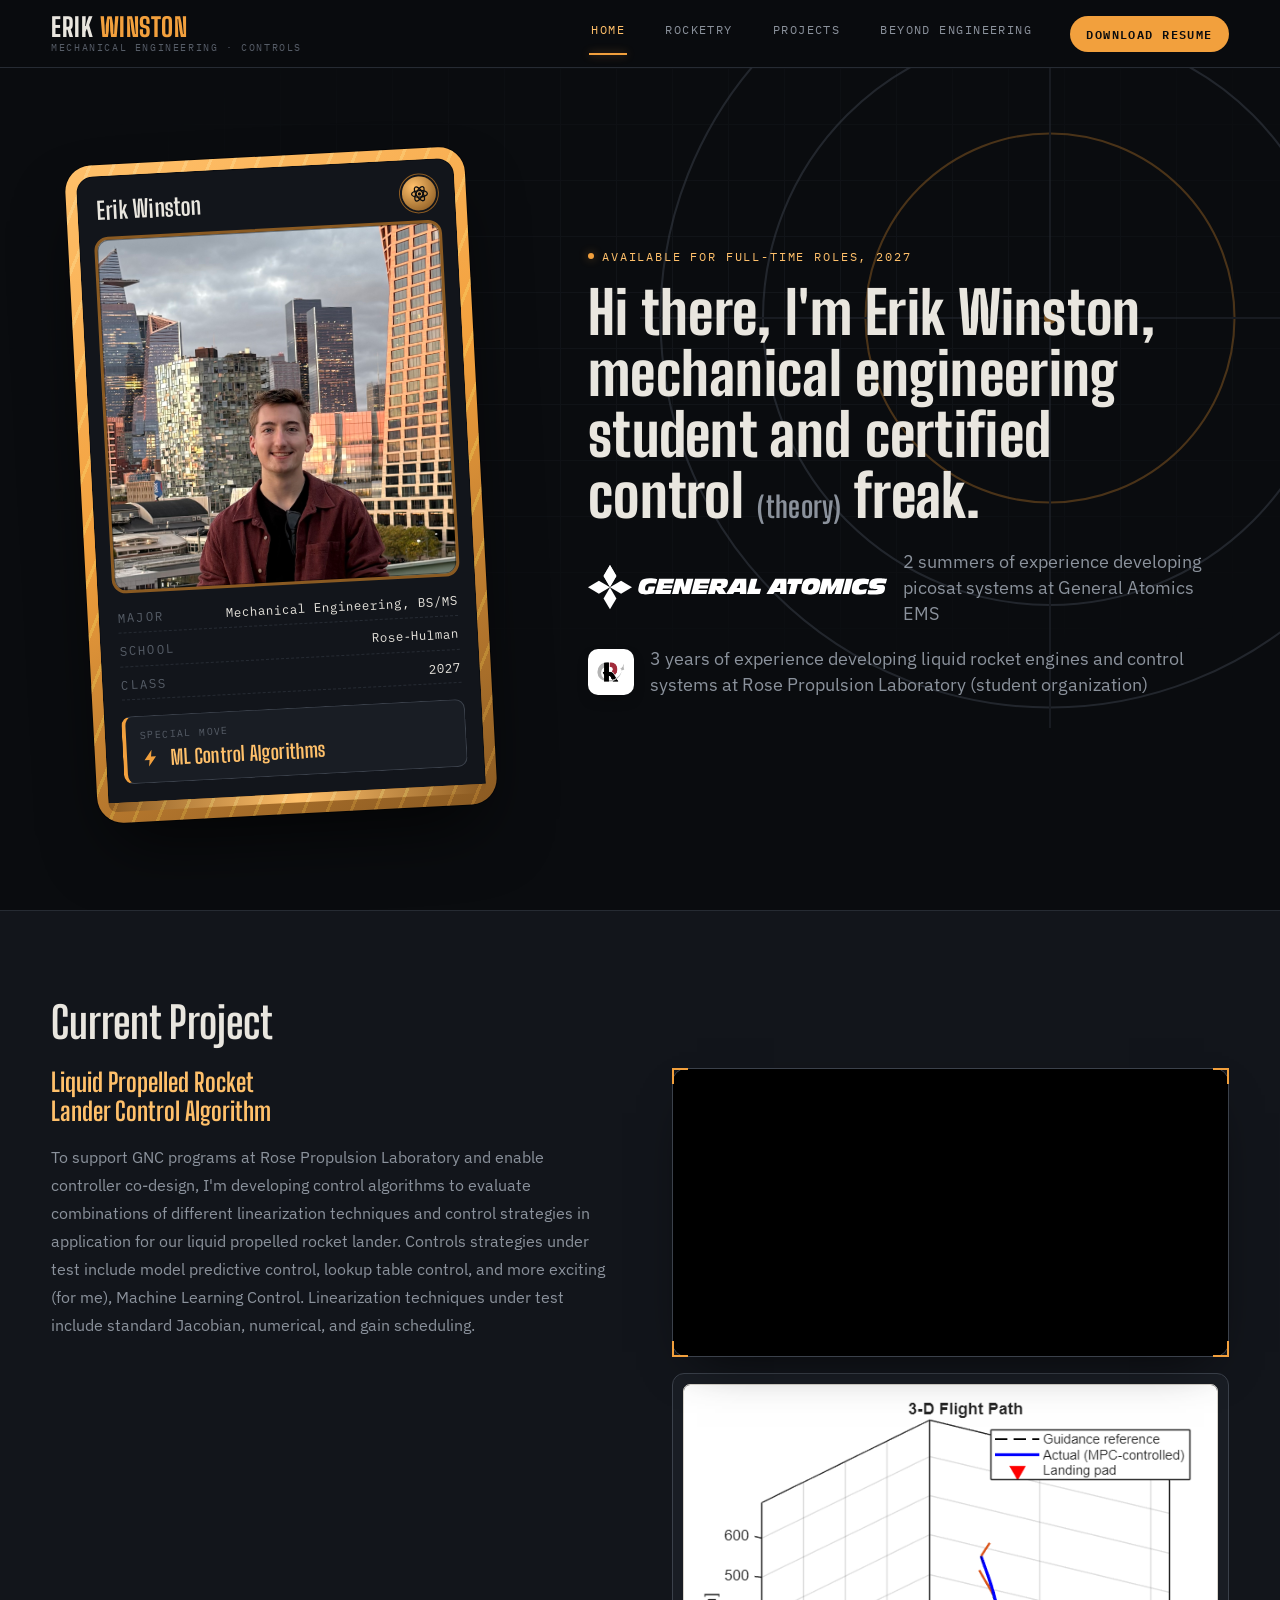
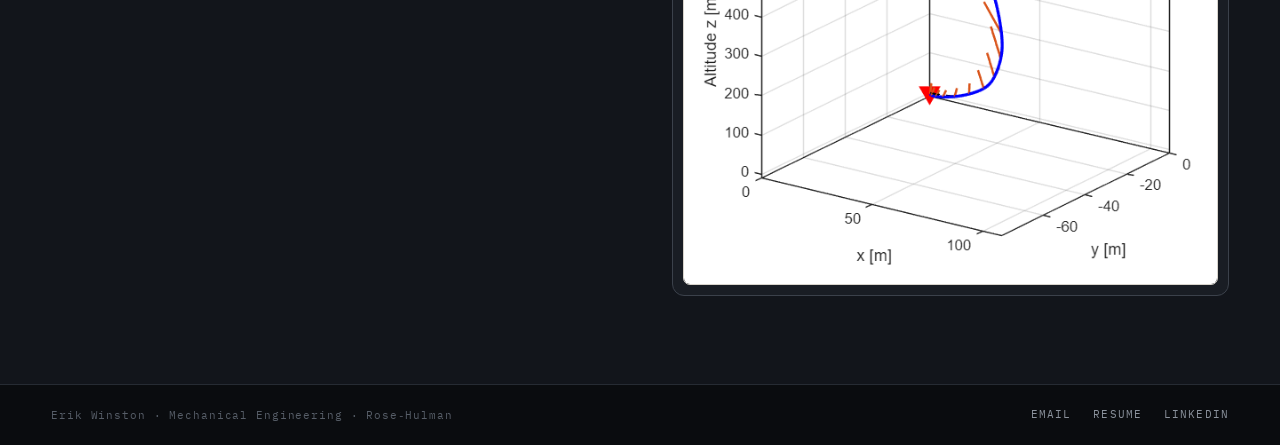
<file: index.html>
<!DOCTYPE html>
<html lang="en">
<head>
<meta charset="UTF-8">
<meta name="viewport" content="width=device-width, initial-scale=1.0">
<title>Erik Winston &mdash; Mechanical Engineering</title>
<meta name="description" content="Erik Winston: mechanical engineering student building control systems for liquid rocket engines at Rose Propulsion Laboratory.">
<link rel="preconnect" href="https://fonts.googleapis.com">
<link rel="preconnect" href="https://fonts.gstatic.com" crossorigin>
<link href="https://fonts.googleapis.com/css2?family=Big+Shoulders+Display:wght@500;700;800;900&family=IBM+Plex+Sans:wght@400;500;600&family=IBM+Plex+Mono:wght@400;500&display=swap" rel="stylesheet">
<link rel="stylesheet" href="css/style.css">
</head>
<body>

<header class="site-header">
  <div class="logotype">
    <span class="name">ERIK <em>WINSTON</em></span>
    <span class="tag">Mechanical Engineering &middot; Controls</span>
  </div>
  <button class="nav-toggle" aria-label="Toggle navigation" aria-expanded="false"><span></span></button>
  <nav class="site-nav">
    <a href="index.html" class="active">Home</a>
    <a href="rocketry.html">Rocketry</a>
    <a href="projects.html">Projects</a>
    <a href="beyond-engineering.html">Beyond Engineering</a>
    <a class="nav-resume-btn" href="assets/resume/Erik-Winston-Resume.pdf" download>Download Resume</a>
  </nav>
</header>

<section class="hero">
  <div class="grid-field"></div>
  <div class="reticle" aria-hidden="true">
    <svg viewBox="0 0 400 400" fill="none">
      <circle cx="200" cy="200" r="190" stroke="var(--border-strong)" stroke-width="1"/>
      <circle cx="200" cy="200" r="140" stroke="var(--border-strong)" stroke-width="1"/>
      <circle cx="200" cy="200" r="90" stroke="var(--accent-dim)" stroke-width="1"/>
      <line x1="200" y1="0" x2="200" y2="400" stroke="var(--border)" stroke-width="1"/>
      <line x1="0" y1="200" x2="400" y2="200" stroke="var(--border)" stroke-width="1"/>
      <circle cx="200" cy="200" r="3" fill="var(--accent)"/>
    </svg>
  </div>

  <div class="card-wrap">
    <div class="id-card">
      <div class="id-card-inner">
        <div class="id-card-head">
          <span class="id-name">Erik Winston</span>
          <span class="id-type-icon" aria-hidden="true">
            <svg viewBox="0 0 24 24" fill="none">
              <ellipse cx="12" cy="12" rx="10" ry="4.2" stroke="var(--bg)" stroke-width="1.6"/>
              <ellipse cx="12" cy="12" rx="10" ry="4.2" stroke="var(--bg)" stroke-width="1.6" transform="rotate(60 12 12)"/>
              <ellipse cx="12" cy="12" rx="10" ry="4.2" stroke="var(--bg)" stroke-width="1.6" transform="rotate(120 12 12)"/>
              <circle cx="12" cy="12" r="2.1" fill="var(--bg)"/>
            </svg>
          </span>
        </div>
        <div class="id-photo" role="img" aria-label="Erik Winston" style="background-image:url('assets/home/pokemon-image.jpeg');"></div>
        <div class="id-stats">
          <div class="id-stat-row"><span class="k">MAJOR</span><span class="v">Mechanical Engineering, BS/MS</span></div>
          <div class="id-stat-row"><span class="k">SCHOOL</span><span class="v">Rose&#8209;Hulman</span></div>
          <div class="id-stat-row"><span class="k">CLASS</span><span class="v">2027</span></div>
        </div>
        <div class="id-move">
          <div class="move-label">SPECIAL MOVE</div>
          <div class="move-name-row">
            <svg class="move-icon" viewBox="0 0 24 24" fill="currentColor" aria-hidden="true">
              <path d="M13 2 L4 14h6l-1 8 9-12h-6z"/>
            </svg>
            <span class="move-name">ML Control Algorithms</span>
          </div>
        </div>
      </div>
      <div class="id-card-foot"></div>
    </div>
  </div>

  <div class="hero-copy">
    <span class="eyebrow"><span class="dot"></span>Available for full-time roles, 2027</span>
    <h1>Hi there, I'm Erik Winston, mechanical engineering student and certified control <span class="small">(theory)</span> freak.</h1>
    <ul class="credential-list">
      <li>
        <span class="credential-logo">
          <img src="assets/home/general-atomics-logo.svg" alt="General Atomics logo">
        </span>
        <span class="credential-text">2 summers of experience developing picosat systems at General Atomics EMS</span>
      </li>
      <li>
        <span class="credential-logo badge">
          <img src="assets/home/rose-propulsion-laboratory-logo.jpg" alt="Rose Propulsion Laboratory logo">
        </span>
        <span class="credential-text">3 years of experience developing liquid rocket engines and control systems at Rose Propulsion Laboratory (student organization)</span>
      </li>
    </ul>
  </div>
</section>

<section class="panel" id="current-project">
  <h2 class="section-title">Current Project</h2>
  <div class="split">
    <div>
      <h3 class="project-title">Liquid Propelled Rocket Lander Control Algorithm</h3>
      <div class="body-copy">
        <p>To support GNC programs at Rose Propulsion Laboratory and enable controller co-design, I'm developing control algorithms to evaluate combinations of different linearization techniques and control strategies in application for our liquid propelled rocket lander. Controls strategies under test include model predictive control, lookup table control, and more exciting (for me), Machine Learning Control. Linearization techniques under test include standard Jacobian, numerical, and gain scheduling.</p>
      </div>
    </div>
    <div class="split-media">
      <div class="viewport">
        <span class="corner tl"></span><span class="corner tr"></span><span class="corner bl"></span><span class="corner br"></span>
        <video autoplay muted loop playsinline>
          <source src="assets/projects/rocket-control-video.mp4" type="video/mp4">
        </video>
      </div>
      <div class="chart-panel">
        <div class="screen"><img src="assets/projects/rocket-flight-path.png" alt="3-D flight path plot: guidance reference vs. MPC-controlled actual trajectory to landing pad"></div>
      </div>
    </div>
  </div>
</section>

<footer class="site-footer">
  <span class="footer-id">Erik Winston &middot; Mechanical Engineering &middot; Rose&#8209;Hulman</span>
  <div class="footer-links">
    <a href="mailto:winstoe@rose-hulman.edu">Email</a>
    <a href="assets/resume/Erik-Winston-Resume.pdf" download>Resume</a>
    <a href="https://www.linkedin.com/in/erik-winston-2a38412b8/" target="_blank" rel="noopener">LinkedIn</a>
  </div>
</footer>

<script src="js/main.js"></script>
</body>
</html>
</file>
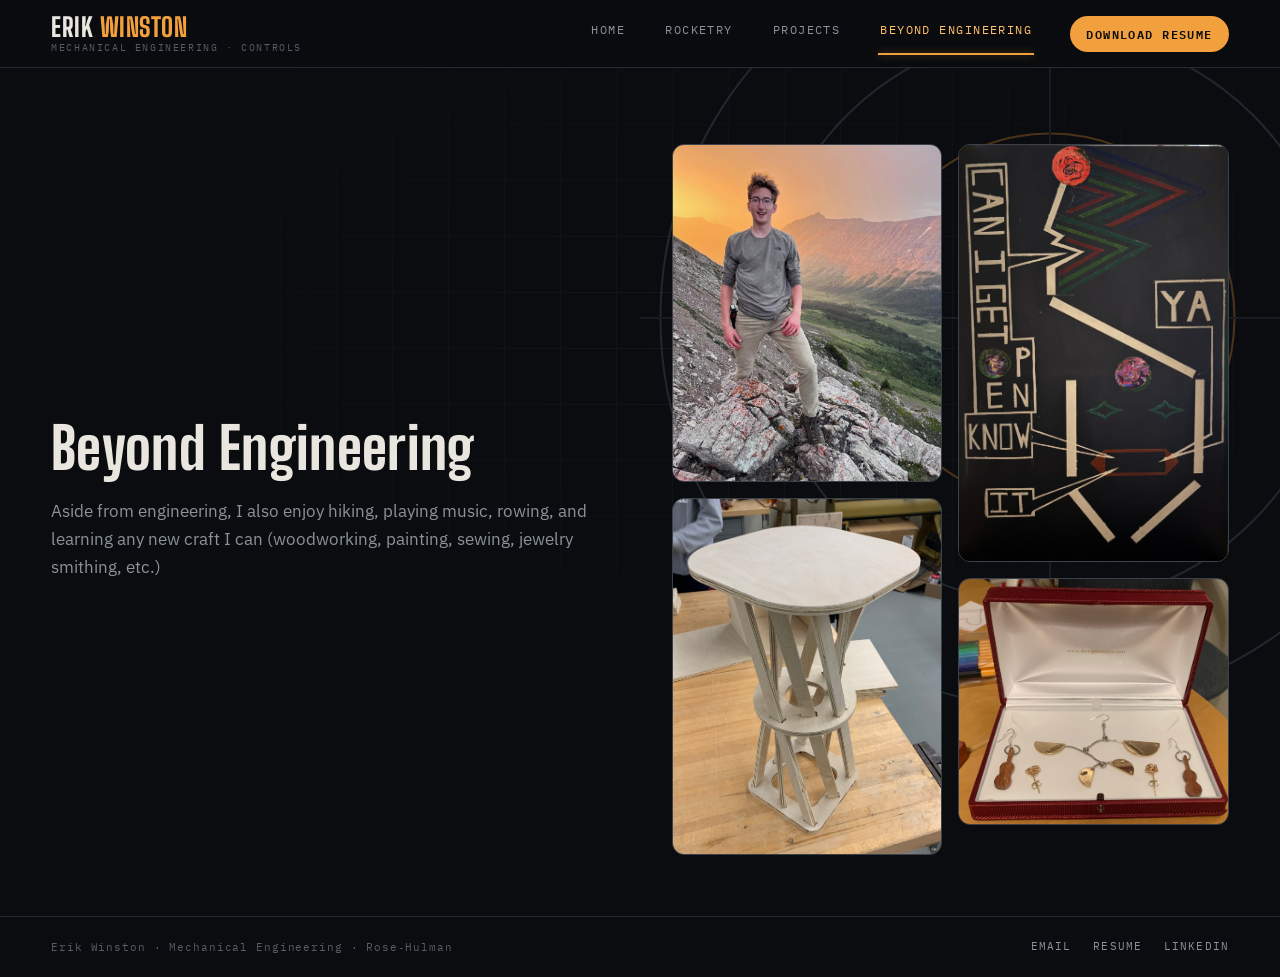
<file: beyond-engineering.html>
<!DOCTYPE html>
<html lang="en">
<head>
<meta charset="UTF-8">
<meta name="viewport" content="width=device-width, initial-scale=1.0">
<title>Beyond Engineering &mdash; Erik Winston</title>
<meta name="description" content="Outside of engineering, Erik Winston hikes, plays music, rows, and picks up new crafts: woodworking, painting, sewing, and jewelry smithing.">
<link rel="preconnect" href="https://fonts.googleapis.com">
<link rel="preconnect" href="https://fonts.gstatic.com" crossorigin>
<link href="https://fonts.googleapis.com/css2?family=Big+Shoulders+Display:wght@500;700;800;900&family=IBM+Plex+Sans:wght@400;500;600&family=IBM+Plex+Mono:wght@400;500&display=swap" rel="stylesheet">
<link rel="stylesheet" href="css/style.css">
</head>
<body>

<header class="site-header">
  <div class="logotype">
    <span class="name">ERIK <em>WINSTON</em></span>
    <span class="tag">Mechanical Engineering &middot; Controls</span>
  </div>
  <button class="nav-toggle" aria-label="Toggle navigation" aria-expanded="false"><span></span></button>
  <nav class="site-nav">
    <a href="index.html">Home</a>
    <a href="rocketry.html">Rocketry</a>
    <a href="projects.html">Projects</a>
    <a href="beyond-engineering.html" class="active">Beyond Engineering</a>
    <a class="nav-resume-btn" href="assets/resume/Erik-Winston-Resume.pdf" download>Download Resume</a>
  </nav>
</header>

<section class="page-hero">
  <div class="grid-field"></div>
  <div class="reticle" aria-hidden="true">
    <svg viewBox="0 0 400 400" fill="none">
      <circle cx="200" cy="200" r="190" stroke="var(--border-strong)" stroke-width="1"/>
      <circle cx="200" cy="200" r="140" stroke="var(--border-strong)" stroke-width="1"/>
      <circle cx="200" cy="200" r="90" stroke="var(--accent-dim)" stroke-width="1"/>
      <line x1="200" y1="0" x2="200" y2="400" stroke="var(--border)" stroke-width="1"/>
      <line x1="0" y1="200" x2="400" y2="200" stroke="var(--border)" stroke-width="1"/>
      <circle cx="200" cy="200" r="3" fill="var(--accent)"/>
    </svg>
  </div>
  <div class="page-hero-inner" style="max-width:none;">
    <div class="split" style="align-items:center;">
      <div>
        <h1>Beyond Engineering</h1>
        <p class="lede">Aside from engineering, I also enjoy hiking, playing music, rowing, and learning any new craft I can (woodworking, painting, sewing, jewelry smithing, etc.)</p>
      </div>
      <div class="masonry">
        <img src="assets/beyond-engineering/hiking.jpg" alt="Erik Winston hiking">
        <img src="assets/beyond-engineering/woodworking.jpeg" alt="A woodworking project made by Erik Winston">
        <img src="assets/beyond-engineering/painting.jpeg" alt="A painting made by Erik Winston">
        <img src="assets/beyond-engineering/jewelry-making.jpeg" alt="Jewelry made by Erik Winston">
      </div>
    </div>
  </div>
</section>

<footer class="site-footer">
  <span class="footer-id">Erik Winston &middot; Mechanical Engineering &middot; Rose&#8209;Hulman</span>
  <div class="footer-links">
    <a href="mailto:winstoe@rose-hulman.edu">Email</a>
    <a href="assets/resume/Erik-Winston-Resume.pdf" download>Resume</a>
    <a href="https://www.linkedin.com/in/erik-winston-2a38412b8/" target="_blank" rel="noopener">LinkedIn</a>
  </div>
</footer>

<script src="js/main.js"></script>
</body>
</html>
</file>
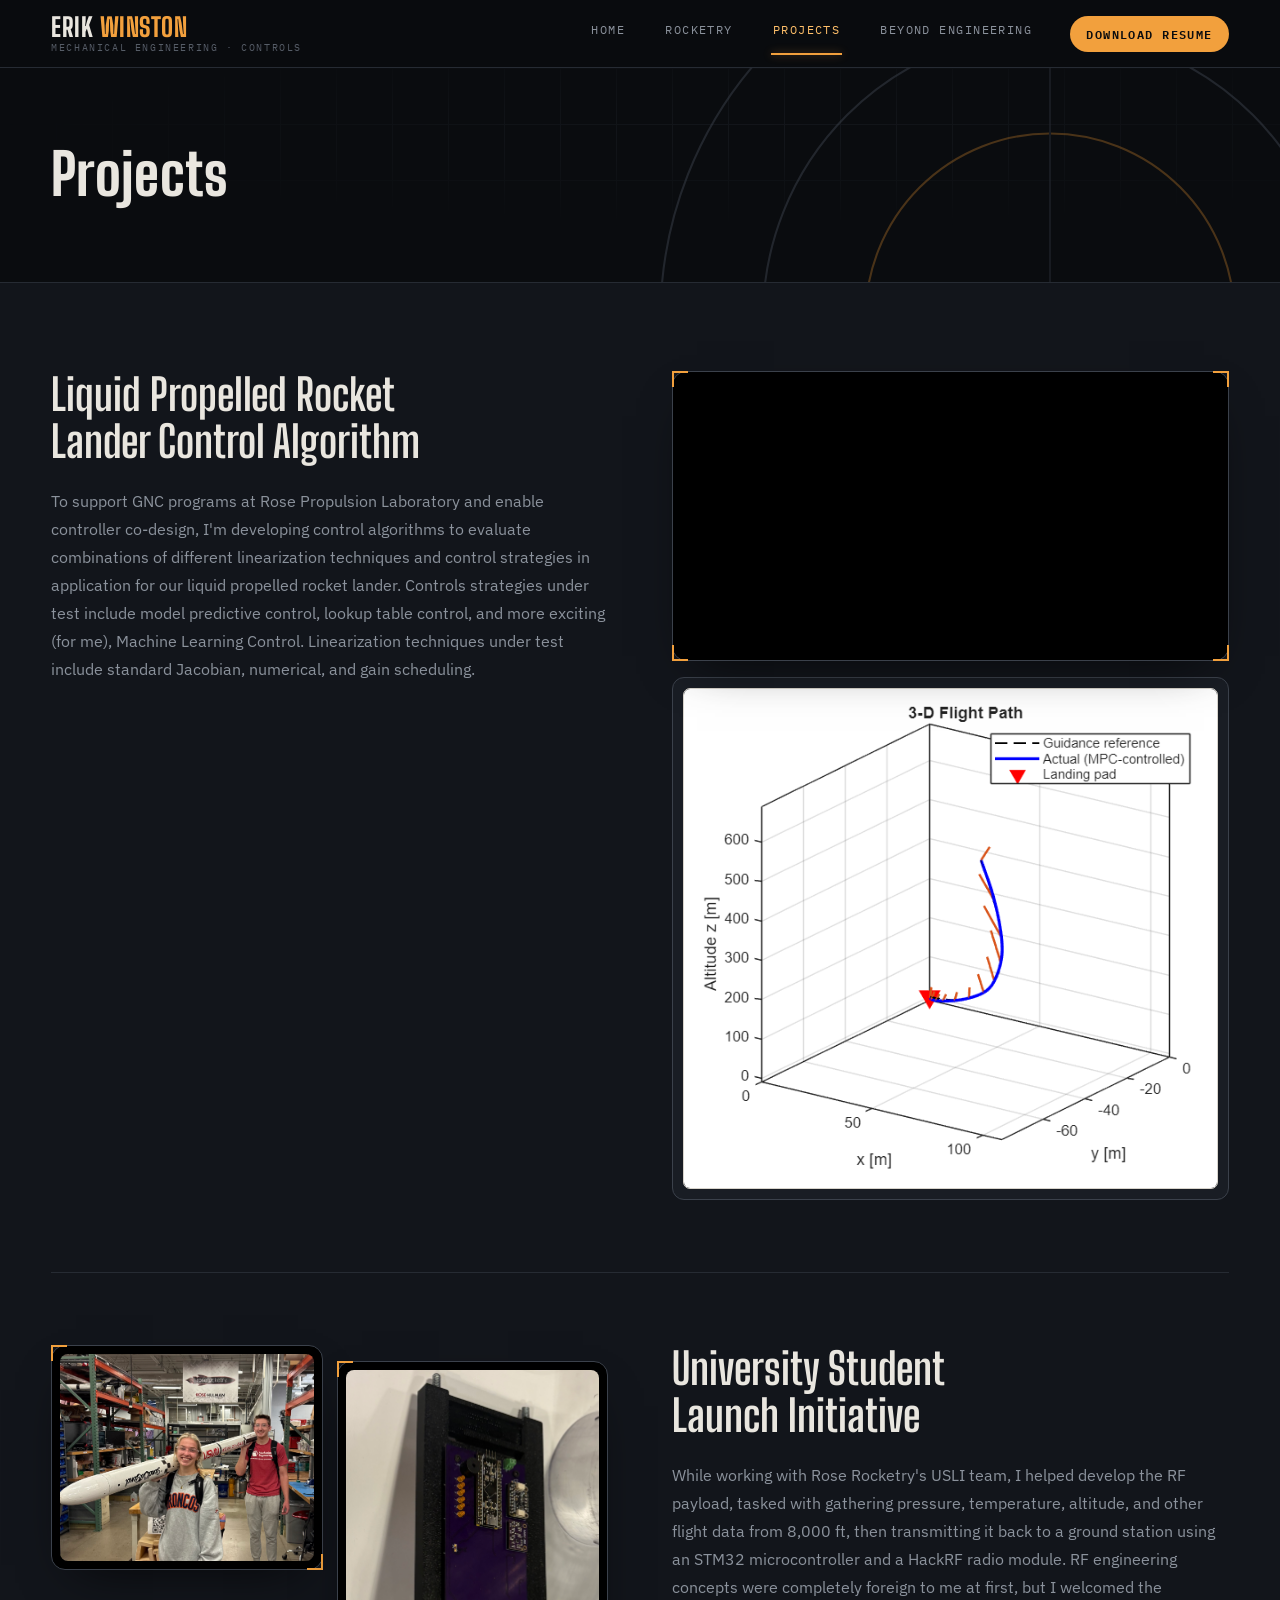
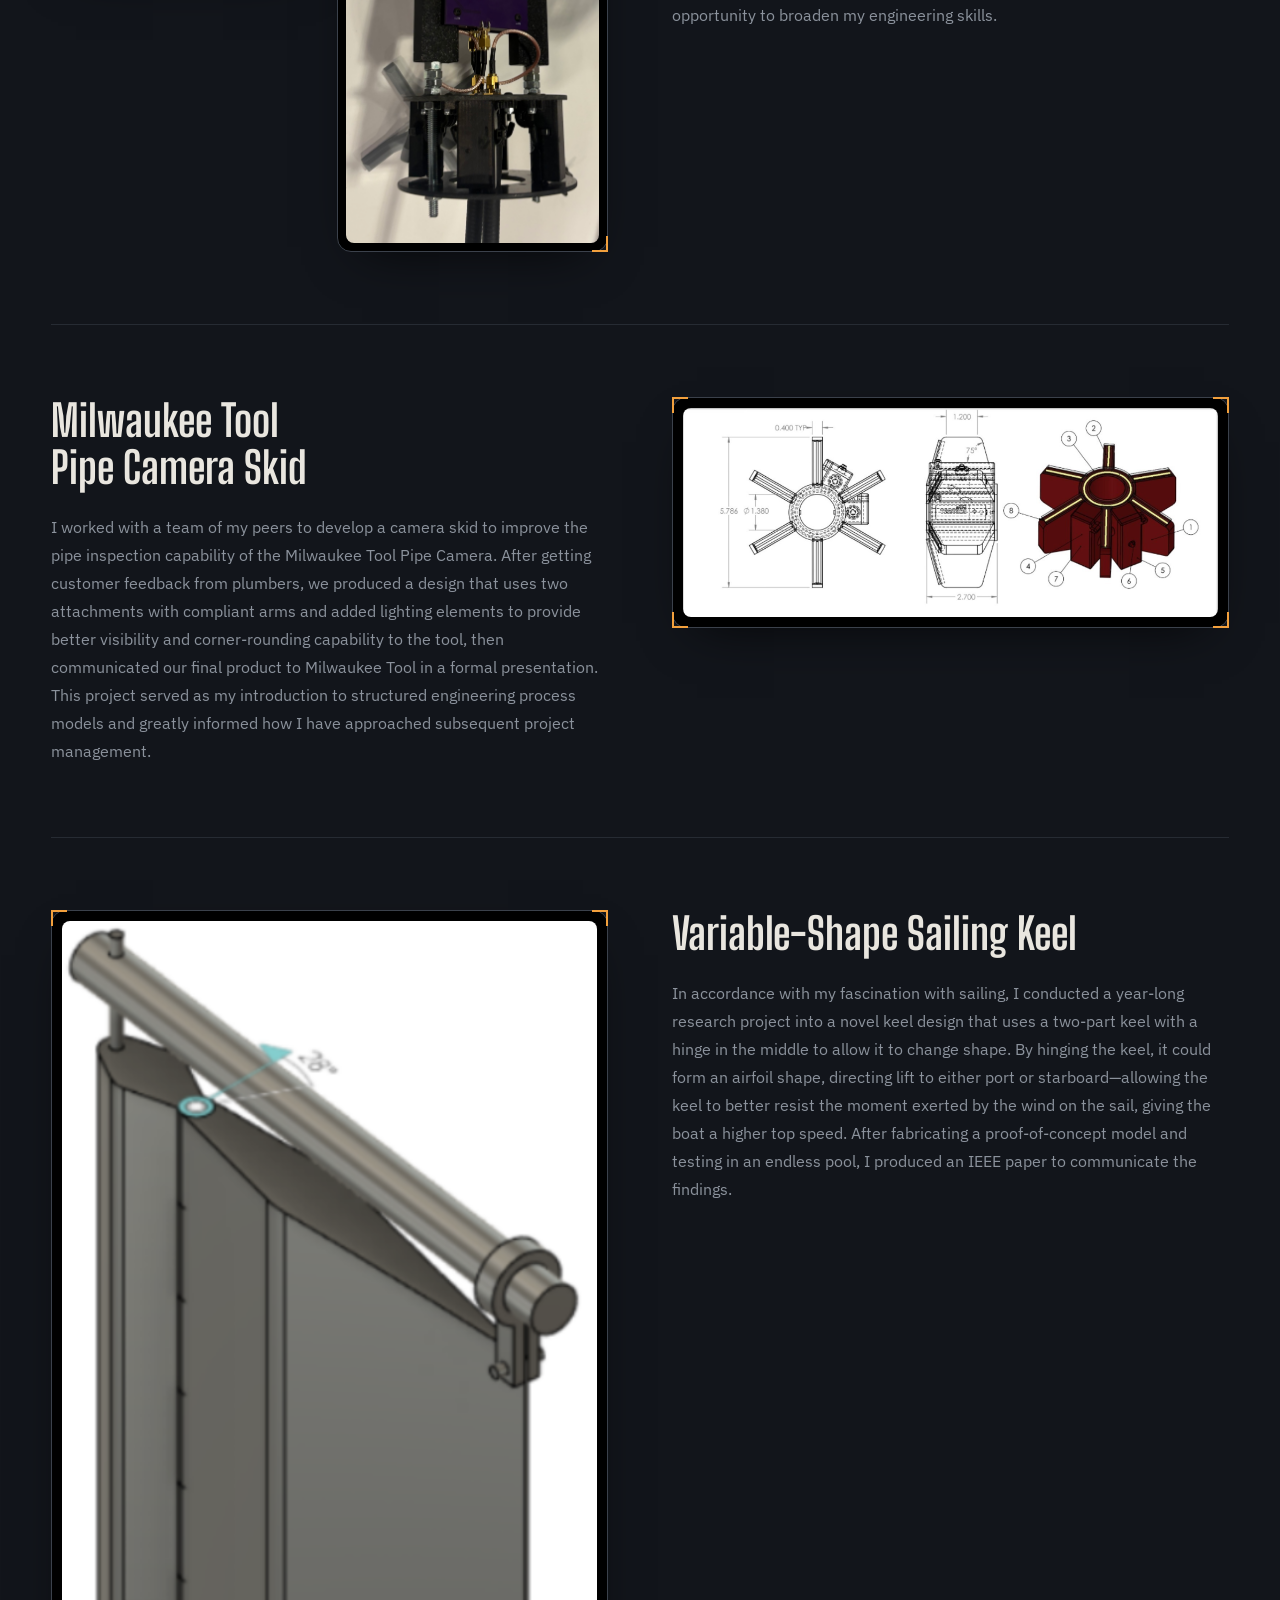
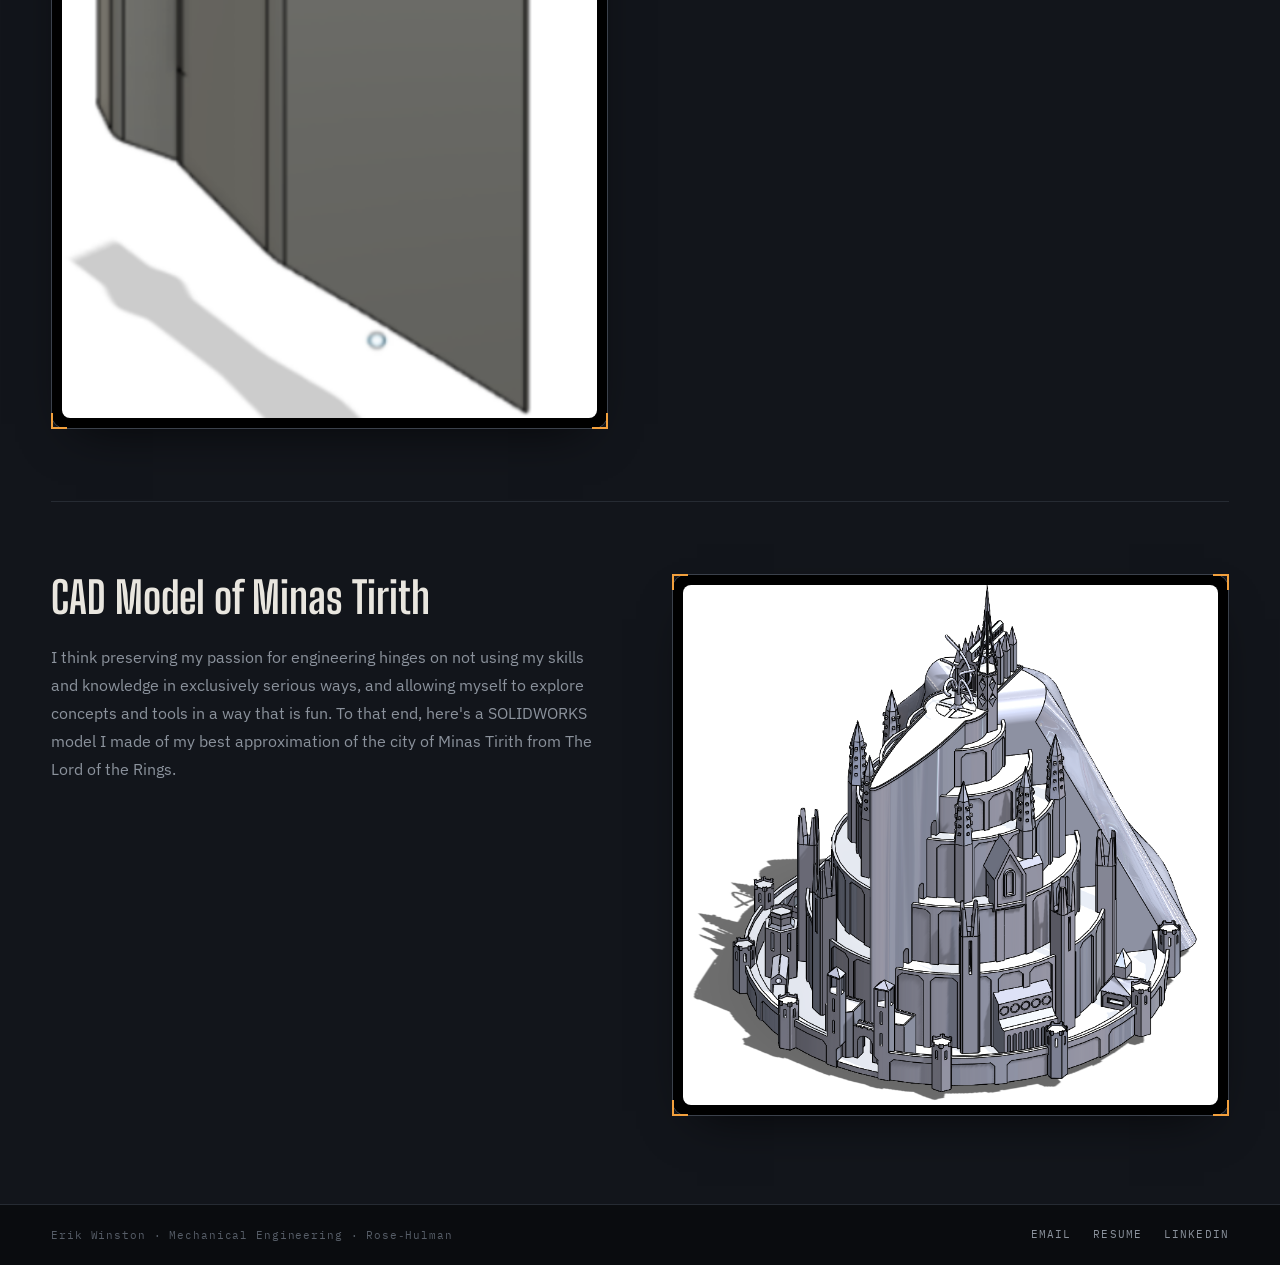
<file: projects.html>
<!DOCTYPE html>
<html lang="en">
<head>
<meta charset="UTF-8">
<meta name="viewport" content="width=device-width, initial-scale=1.0">
<title>Projects &mdash; Erik Winston</title>
<meta name="description" content="Personal and team engineering projects by Erik Winston: rocket control algorithms, RF payloads, pipe inspection tools, sailing keel research, and CAD.">
<link rel="preconnect" href="https://fonts.googleapis.com">
<link rel="preconnect" href="https://fonts.gstatic.com" crossorigin>
<link href="https://fonts.googleapis.com/css2?family=Big+Shoulders+Display:wght@500;700;800;900&family=IBM+Plex+Sans:wght@400;500;600&family=IBM+Plex+Mono:wght@400;500&display=swap" rel="stylesheet">
<link rel="stylesheet" href="css/style.css">
<style>
  .split-media .viewport + .viewport{margin-top:16px;}
  .media-pair{display:grid;grid-template-columns:1fr 1fr;gap:14px;align-items:start;}
  .media-pair .viewport{padding:8px;}
</style>
</head>
<body>

<header class="site-header">
  <div class="logotype">
    <span class="name">ERIK <em>WINSTON</em></span>
    <span class="tag">Mechanical Engineering &middot; Controls</span>
  </div>
  <button class="nav-toggle" aria-label="Toggle navigation" aria-expanded="false"><span></span></button>
  <nav class="site-nav">
    <a href="index.html">Home</a>
    <a href="rocketry.html">Rocketry</a>
    <a href="projects.html" class="active">Projects</a>
    <a href="beyond-engineering.html">Beyond Engineering</a>
    <a class="nav-resume-btn" href="assets/resume/Erik-Winston-Resume.pdf" download>Download Resume</a>
  </nav>
</header>

<section class="page-hero">
  <div class="grid-field"></div>
  <div class="reticle" aria-hidden="true">
    <svg viewBox="0 0 400 400" fill="none">
      <circle cx="200" cy="200" r="190" stroke="var(--border-strong)" stroke-width="1"/>
      <circle cx="200" cy="200" r="140" stroke="var(--border-strong)" stroke-width="1"/>
      <circle cx="200" cy="200" r="90" stroke="var(--accent-dim)" stroke-width="1"/>
      <line x1="200" y1="0" x2="200" y2="400" stroke="var(--border)" stroke-width="1"/>
      <line x1="0" y1="200" x2="400" y2="200" stroke="var(--border)" stroke-width="1"/>
      <circle cx="200" cy="200" r="3" fill="var(--accent)"/>
    </svg>
  </div>
  <div class="page-hero-inner">
    <h1>Projects</h1>
  </div>
</section>

<section class="panel">

  <article class="project-entry" id="lander">
    <div class="split">
      <div>
        <h2 class="section-title">Liquid Propelled Rocket Lander Control Algorithm</h2>
        <div class="body-copy">
          <p>To support GNC programs at Rose Propulsion Laboratory and enable controller co-design, I'm developing control algorithms to evaluate combinations of different linearization techniques and control strategies in application for our liquid propelled rocket lander. Controls strategies under test include model predictive control, lookup table control, and more exciting (for me), Machine Learning Control. Linearization techniques under test include standard Jacobian, numerical, and gain scheduling.</p>
        </div>
      </div>
      <div class="split-media">
        <div class="viewport">
          <span class="corner tl"></span><span class="corner tr"></span><span class="corner bl"></span><span class="corner br"></span>
          <video autoplay muted loop playsinline>
            <source src="assets/projects/rocket-control-video.mp4" type="video/mp4">
          </video>
        </div>
        <div class="chart-panel">
          <div class="screen"><img src="assets/projects/rocket-flight-path.png" alt="3-D flight path plot: guidance reference vs. MPC-controlled actual trajectory to landing pad"></div>
        </div>
      </div>
    </div>
  </article>

  <article class="project-entry" id="usli">
    <div class="split reverse">
      <div class="split-media">
        <div class="media-pair">
          <div class="viewport">
            <span class="corner tl"></span><span class="corner br"></span>
            <img src="assets/projects/usli-photo-1.jpeg" alt="University Student Launch Initiative rocket photo 1">
          </div>
          <div class="viewport">
            <span class="corner tl"></span><span class="corner br"></span>
            <img src="assets/projects/usli-photo-2.jpeg" alt="University Student Launch Initiative rocket photo 2">
          </div>
        </div>
      </div>
      <div>
        <h2 class="section-title">University Student Launch Initiative</h2>
        <div class="body-copy">
          <p>While working with Rose Rocketry's USLI team, I helped develop the RF payload, tasked with gathering pressure, temperature, altitude, and other flight data from 8,000&nbsp;ft, then transmitting it back to a ground station using an STM32 microcontroller and a HackRF radio module. RF engineering concepts were completely foreign to me at first, but I welcomed the opportunity to broaden my engineering skills.</p>
        </div>
      </div>
    </div>
  </article>

  <article class="project-entry" id="pipe-camera">
    <div class="split">
      <div>
        <h2 class="section-title">Milwaukee Tool Pipe Camera Skid</h2>
        <div class="body-copy">
          <p>I worked with a team of my peers to develop a camera skid to improve the pipe inspection capability of the Milwaukee Tool Pipe Camera. After getting customer feedback from plumbers, we produced a design that uses two attachments with compliant arms and added lighting elements to provide better visibility and corner&#8209;rounding capability to the tool, then communicated our final product to Milwaukee Tool in a formal presentation. This project served as my introduction to structured engineering process models and greatly informed how I have approached subsequent project management.</p>
        </div>
      </div>
      <div class="split-media">
        <div class="viewport">
          <span class="corner tl"></span><span class="corner tr"></span><span class="corner bl"></span><span class="corner br"></span>
          <img src="assets/projects/milwaukee-pipe-camera.png" alt="Milwaukee Tool Pipe Camera skid design">
        </div>
      </div>
    </div>
  </article>

  <article class="project-entry" id="sailing-keel">
    <div class="split reverse">
      <div class="split-media">
        <div class="viewport">
          <span class="corner tl"></span><span class="corner tr"></span><span class="corner bl"></span><span class="corner br"></span>
          <img src="assets/projects/sailing-keel.png" alt="Variable-shape sailing keel research diagram">
        </div>
      </div>
      <div>
        <h2 class="section-title">Variable&#8209;Shape Sailing Keel</h2>
        <div class="body-copy">
          <p>In accordance with my fascination with sailing, I conducted a year&#8209;long research project into a novel keel design that uses a two&#8209;part keel with a hinge in the middle to allow it to change shape. By hinging the keel, it could form an airfoil shape, directing lift to either port or starboard&mdash;allowing the keel to better resist the moment exerted by the wind on the sail, giving the boat a higher top speed. After fabricating a proof&#8209;of&#8209;concept model and testing in an endless pool, I produced an IEEE paper to communicate the findings.</p>
        </div>
      </div>
    </div>
  </article>

  <article class="project-entry" id="minas-tirith">
    <div class="split">
      <div>
        <h2 class="section-title">CAD Model of Minas Tirith</h2>
        <div class="body-copy">
          <p>I think preserving my passion for engineering hinges on not using my skills and knowledge in exclusively serious ways, and allowing myself to explore concepts and tools in a way that is fun. To that end, here's a SOLIDWORKS model I made of my best approximation of the city of Minas Tirith from The Lord of the Rings.</p>
        </div>
      </div>
      <div class="split-media">
        <div class="viewport">
          <span class="corner tl"></span><span class="corner tr"></span><span class="corner bl"></span><span class="corner br"></span>
          <img src="assets/projects/minas-tirith-cad.png" alt="SOLIDWORKS CAD model of Minas Tirith from The Lord of the Rings">
        </div>
      </div>
    </div>
  </article>

</section>

<footer class="site-footer">
  <span class="footer-id">Erik Winston &middot; Mechanical Engineering &middot; Rose&#8209;Hulman</span>
  <div class="footer-links">
    <a href="mailto:winstoe@rose-hulman.edu">Email</a>
    <a href="assets/resume/Erik-Winston-Resume.pdf" download>Resume</a>
    <a href="https://www.linkedin.com/in/erik-winston-2a38412b8/" target="_blank" rel="noopener">LinkedIn</a>
  </div>
</footer>

<script src="js/main.js"></script>
</body>
</html>
</file>
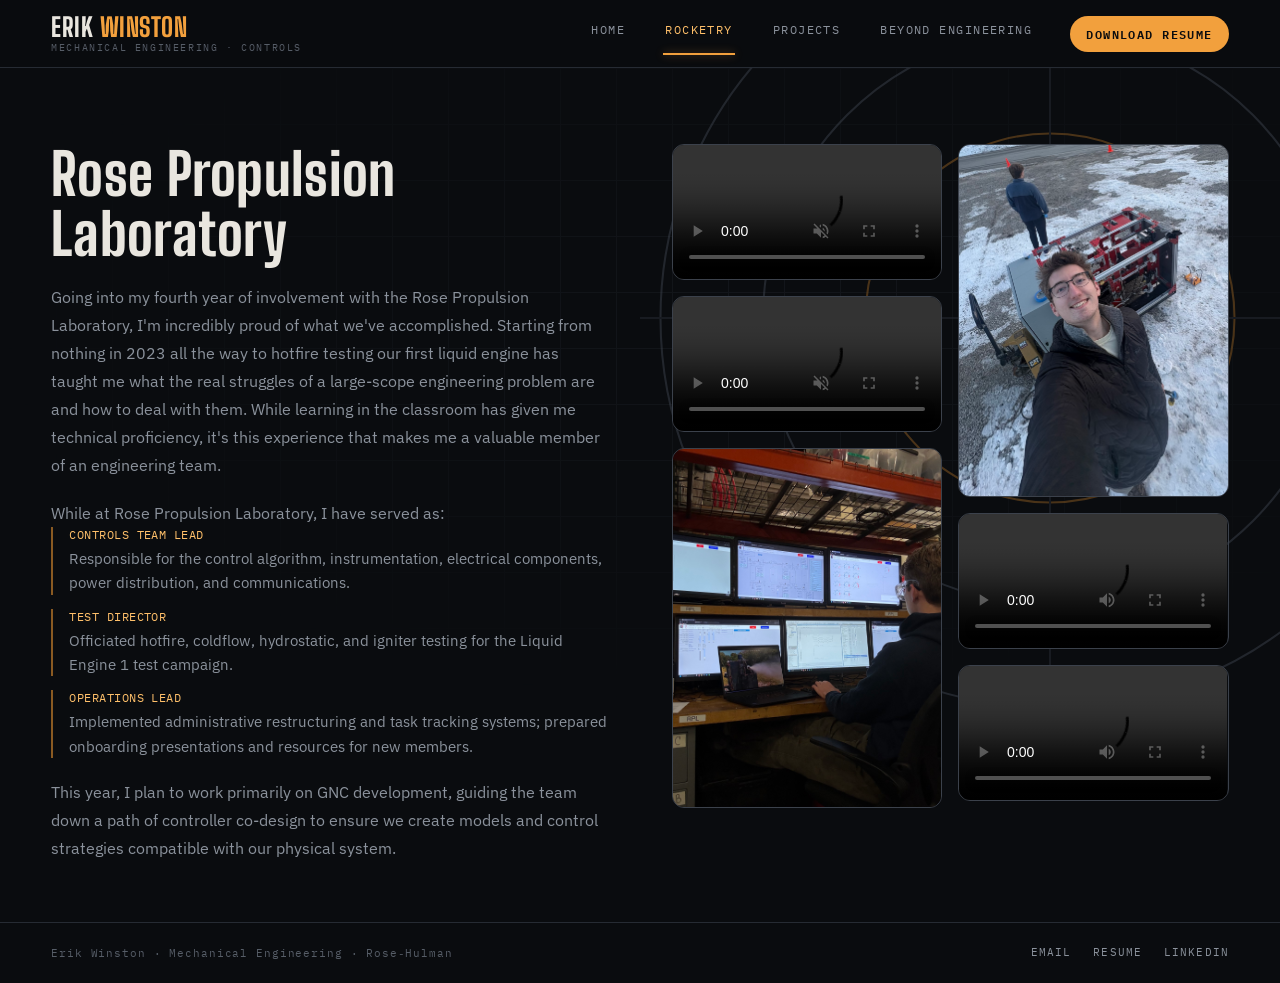
<file: rocketry.html>
<!DOCTYPE html>
<html lang="en">
<head>
<meta charset="UTF-8">
<meta name="viewport" content="width=device-width, initial-scale=1.0">
<title>Rocketry &mdash; Erik Winston</title>
<meta name="description" content="Erik Winston's work with Rose Propulsion Laboratory: controls team lead, test director, and GNC development on a liquid rocket engine program.">
<link rel="preconnect" href="https://fonts.googleapis.com">
<link rel="preconnect" href="https://fonts.gstatic.com" crossorigin>
<link href="https://fonts.googleapis.com/css2?family=Big+Shoulders+Display:wght@500;700;800;900&family=IBM+Plex+Sans:wght@400;500;600&family=IBM+Plex+Mono:wght@400;500&display=swap" rel="stylesheet">
<link rel="stylesheet" href="css/style.css">
</head>
<body>

<header class="site-header">
  <div class="logotype">
    <span class="name">ERIK <em>WINSTON</em></span>
    <span class="tag">Mechanical Engineering &middot; Controls</span>
  </div>
  <button class="nav-toggle" aria-label="Toggle navigation" aria-expanded="false"><span></span></button>
  <nav class="site-nav">
    <a href="index.html">Home</a>
    <a href="rocketry.html" class="active">Rocketry</a>
    <a href="projects.html">Projects</a>
    <a href="beyond-engineering.html">Beyond Engineering</a>
    <a class="nav-resume-btn" href="assets/resume/Erik-Winston-Resume.pdf" download>Download Resume</a>
  </nav>
</header>

<section class="page-hero">
  <div class="grid-field"></div>
  <div class="reticle" aria-hidden="true">
    <svg viewBox="0 0 400 400" fill="none">
      <circle cx="200" cy="200" r="190" stroke="var(--border-strong)" stroke-width="1"/>
      <circle cx="200" cy="200" r="140" stroke="var(--border-strong)" stroke-width="1"/>
      <circle cx="200" cy="200" r="90" stroke="var(--accent-dim)" stroke-width="1"/>
      <line x1="200" y1="0" x2="200" y2="400" stroke="var(--border)" stroke-width="1"/>
      <line x1="0" y1="200" x2="400" y2="200" stroke="var(--border)" stroke-width="1"/>
      <circle cx="200" cy="200" r="3" fill="var(--accent)"/>
    </svg>
  </div>
  <div class="page-hero-inner" style="max-width:none;">
    <div class="split">
      <div>
        <h1>Rose Propulsion Laboratory</h1>
        <div class="body-copy">
          <p>Going into my fourth year of involvement with the Rose Propulsion Laboratory, I'm incredibly proud of what we've accomplished. Starting from nothing in 2023 all the way to hotfire testing our first liquid engine has taught me what the real struggles of a large&#8209;scope engineering problem are and how to deal with them. While learning in the classroom has given me technical proficiency, it's this experience that makes me a valuable member of an engineering team.</p>
          <p>While at Rose Propulsion Laboratory, I have served as:</p>
        </div>
        <ul class="role-list">
          <li>
            <span class="role-title">Controls Team Lead</span>
            <span class="role-desc">Responsible for the control algorithm, instrumentation, electrical components, power distribution, and communications.</span>
          </li>
          <li>
            <span class="role-title">Test Director</span>
            <span class="role-desc">Officiated hotfire, coldflow, hydrostatic, and igniter testing for the Liquid Engine 1 test campaign.</span>
          </li>
          <li>
            <span class="role-title">Operations Lead</span>
            <span class="role-desc">Implemented administrative restructuring and task tracking systems; prepared onboarding presentations and resources for new members.</span>
          </li>
        </ul>
        <div class="body-copy">
          <p>This year, I plan to work primarily on GNC development, guiding the team down a path of controller co&#8209;design to ensure we create models and control strategies compatible with our physical system.</p>
        </div>
      </div>
      <div class="masonry">
        <video src="assets/rocketry/video-1.mov" controls autoplay muted loop playsinline></video>
        <video src="assets/rocketry/video-2.mov" controls autoplay muted loop playsinline></video>
        <img src="assets/rocketry/photo-1.jpeg" alt="Rose Propulsion Laboratory rocketry team photo">
        <img src="assets/rocketry/photo-2.jpeg" alt="Rose Propulsion Laboratory rocketry team photo">
        <video src="assets/rocketry/video-3.mov" controls preload="metadata" playsinline></video>
        <video src="assets/rocketry/video-4.mov" controls preload="metadata" playsinline></video>
      </div>
    </div>
  </div>
</section>

<footer class="site-footer">
  <span class="footer-id">Erik Winston &middot; Mechanical Engineering &middot; Rose&#8209;Hulman</span>
  <div class="footer-links">
    <a href="mailto:winstoe@rose-hulman.edu">Email</a>
    <a href="assets/resume/Erik-Winston-Resume.pdf" download>Resume</a>
    <a href="https://www.linkedin.com/in/erik-winston-2a38412b8/" target="_blank" rel="noopener">LinkedIn</a>
  </div>
</footer>

<script src="js/main.js"></script>
</body>
</html>
</file>
<file: css/style.css>
/* ============================================================
   Erik Winston — portfolio site
   Design language: mission-control / instrument-panel dark UI
   ============================================================ */

:root{
  --bg:#0a0c0f;
  --surface:#12151b;
  --surface-2:#191d24;
  --border:#262b33;
  --border-strong:#3b414b;
  --text:#e9e6df;
  --text-dim:#8b929c;
  --text-faint:#565d67;
  --accent:#f2a03d;
  --accent-strong:#ffc06a;
  --accent-dim:#8a5a22;
  --accent-wash:rgba(242,160,61,.12);
  --accent-glow:rgba(242,160,61,.45);
  --font-display:'Big Shoulders Display', 'Arial Narrow', sans-serif;
  --font-body:'IBM Plex Sans', system-ui, sans-serif;
  --font-mono:'IBM Plex Mono', ui-monospace, 'Courier New', monospace;
  --header-h:73px;
}

*{box-sizing:border-box;}
html{background:var(--bg);scroll-behavior:smooth;scroll-padding-top:calc(var(--header-h) + 16px);}
body{
  margin:0;
  background:var(--bg);
  color:var(--text);
  font-family:var(--font-body);
  -webkit-font-smoothing:antialiased;
  overflow-x:hidden;
}
img,video{max-width:100%;display:block;}
::selection{background:var(--accent-wash);color:var(--accent-strong);}
a{color:inherit;text-decoration:none;}

.container{
  max-width:1280px;
  margin:0 auto;
  padding-left:clamp(20px,4vw,56px);
  padding-right:clamp(20px,4vw,56px);
}

.grid-field{
  position:absolute;
  inset:0;
  background-image:
    linear-gradient(var(--border) 1px, transparent 1px),
    linear-gradient(90deg, var(--border) 1px, transparent 1px);
  background-size:56px 56px;
  opacity:.35;
  mask-image:radial-gradient(ellipse 80% 60% at 60% 30%, black 0%, transparent 75%);
  pointer-events:none;
}

.reticle{
  position:absolute;
  right:-180px;
  top:-160px;
  width:820px;
  height:820px;
  pointer-events:none;
  opacity:.5;
}
.reticle svg{width:100%;height:100%;}

@keyframes pulse{0%,100%{opacity:1;}50%{opacity:.35;}}
@keyframes bob{0%,100%{transform:translateY(0);}50%{transform:translateY(5px);}}

/* ---------- header / nav ---------- */
header.site-header{
  position:sticky;
  top:0;
  z-index:40;
  display:flex;
  align-items:center;
  justify-content:space-between;
  padding:14px clamp(20px,4vw,56px);
  background:rgba(10,12,15,.82);
  backdrop-filter:blur(10px);
  border-bottom:1px solid var(--border);
}
.logotype{display:flex;flex-direction:column;line-height:1;}
.logotype .name{
  font-family:var(--font-display);
  font-weight:800;
  font-size:26px;
  letter-spacing:.02em;
  color:var(--text);
}
.logotype .name em{font-style:normal;color:var(--accent);}
.logotype .tag{
  margin-top:3px;
  font-family:var(--font-mono);
  font-size:10px;
  letter-spacing:.16em;
  color:var(--text-faint);
  text-transform:uppercase;
}
nav.site-nav{display:flex;gap:clamp(18px,3vw,36px);}
nav.site-nav a{
  position:relative;
  font-family:var(--font-mono);
  font-size:12px;
  letter-spacing:.12em;
  text-transform:uppercase;
  color:var(--text-dim);
  padding:6px 2px;
  transition:color .2s ease;
}
nav.site-nav a:hover{color:var(--text);}
nav.site-nav a.active{color:var(--accent-strong);}
nav.site-nav a.active::after{
  content:"";
  position:absolute;
  left:0;right:0;bottom:-3px;
  height:2px;
  background:var(--accent);
  box-shadow:0 0 8px var(--accent-glow);
}
nav.site-nav .nav-resume-btn{
  color:var(--bg);
  background:var(--accent);
  padding:8px 16px;
  border-radius:100px;
  font-weight:600;
  transition:background .2s ease, transform .2s ease;
}
nav.site-nav .nav-resume-btn:hover{background:var(--accent-strong);color:var(--bg);transform:translateY(-1px);}

.nav-toggle{
  display:none;
  width:36px;height:36px;
  border:1px solid var(--border-strong);
  border-radius:8px;
  background:var(--surface);
  position:relative;
  cursor:pointer;
}
.nav-toggle span,.nav-toggle span::before,.nav-toggle span::after{
  content:"";
  position:absolute;
  left:8px;right:8px;
  height:2px;
  background:var(--text);
  transition:transform .2s ease, opacity .2s ease;
}
.nav-toggle span{top:17px;}
.nav-toggle span::before{top:-6px;}
.nav-toggle span::after{top:6px;}
.nav-toggle[aria-expanded="true"] span{background:transparent;}
.nav-toggle[aria-expanded="true"] span::before{transform:translateY(6px) rotate(45deg);}
.nav-toggle[aria-expanded="true"] span::after{transform:translateY(-6px) rotate(-45deg);}

/* ---------- page hero (sub-pages) ---------- */
.page-hero{
  position:relative;
  padding:clamp(48px,7vw,76px) clamp(20px,4vw,56px) clamp(40px,6vw,60px);
  overflow:hidden;
}
.page-hero-inner{position:relative;z-index:2;max-width:900px;}
.eyebrow{
  display:inline-flex;
  align-items:center;
  gap:8px;
  font-family:var(--font-mono);
  font-size:11.5px;
  letter-spacing:.16em;
  color:var(--accent-strong);
  text-transform:uppercase;
  margin-bottom:18px;
}
.eyebrow .dot{
  width:6px;height:6px;border-radius:50%;
  background:var(--accent);
  box-shadow:0 0 10px var(--accent-glow);
  animation:pulse 2.4s ease-in-out infinite;
}
.page-hero h1{
  font-family:var(--font-display);
  font-weight:800;
  font-size:clamp(2.2rem,4.6vw,3.6rem);
  line-height:1.05;
  letter-spacing:.005em;
  margin:0 0 18px;
  text-wrap:balance;
  max-width:18ch;
}
.page-hero .lede{
  font-family:var(--font-body);
  font-size:clamp(1rem,1.3vw,1.1rem);
  line-height:1.7;
  color:var(--text-dim);
  max-width:64ch;
  margin:0;
}

/* ---------- home hero ---------- */
.hero{
  position:relative;
  padding:clamp(48px,7vw,88px) clamp(20px,4vw,56px) clamp(64px,8vw,96px);
  display:grid;
  grid-template-columns:minmax(320px,460px) 1fr;
  gap:clamp(32px,6vw,80px);
  align-items:center;
  overflow:hidden;
}

/* ---------- trading card ---------- */
.card-wrap{position:relative;z-index:2;justify-self:center;}
.id-card{
  position:relative;
  width:400px;
  border-radius:26px;
  padding:11px;
  background:linear-gradient(155deg, var(--accent-strong) 0%, var(--accent) 45%, var(--accent-dim) 100%);
  box-shadow:0 35px 70px -20px rgba(0,0,0,.75), 0 0 0 1px rgba(0,0,0,.5);
  transform:rotate(-3deg);
  transition:transform .4s ease;
}
.id-card:hover{transform:rotate(0deg) scale(1.02);}
.id-card::before{
  content:"";
  position:absolute;
  inset:0;
  border-radius:inherit;
  background:repeating-linear-gradient(115deg, rgba(255,255,255,.35) 0 3px, transparent 3px 22px);
  mix-blend-mode:overlay;
  opacity:.6;
  pointer-events:none;
}
.id-card-inner{position:relative;background:var(--surface);border-radius:17px 17px 0 0;overflow:hidden;display:flex;flex-direction:column;border:1px solid rgba(0,0,0,.35);border-bottom:none;}
.id-card-head{display:flex;align-items:center;justify-content:space-between;padding:16px 18px 10px;}
.id-card-head .id-name{font-family:var(--font-display);font-weight:700;font-size:24px;letter-spacing:.01em;}
.id-type-icon{
  flex:none;width:34px;height:34px;border-radius:50%;
  background:radial-gradient(circle at 35% 30%, var(--accent-strong), var(--accent-dim) 90%);
  box-shadow:0 0 0 2px var(--surface), 0 0 0 3px var(--accent-dim);
  display:flex;align-items:center;justify-content:center;
}
.id-type-icon svg{width:19px;height:19px;}
.id-photo{
  position:relative;margin:0 14px;border-radius:14px;overflow:hidden;
  aspect-ratio:4/4.1;border:3px solid var(--accent-dim);
  box-shadow:inset 0 0 0 1px rgba(0,0,0,.4);
  background-color:#000;
  background-repeat:no-repeat;
  background-size:110% auto;
  background-position:41% 3%;
}
.id-stats{padding:16px 18px 8px;display:flex;flex-direction:column;gap:9px;}
.id-stat-row{display:flex;justify-content:space-between;gap:10px;font-family:var(--font-mono);font-size:12.5px;border-bottom:1px dashed var(--border);padding-bottom:7px;}
.id-stat-row .k{color:var(--text-faint);letter-spacing:.1em;}
.id-stat-row .v{color:var(--text);text-align:right;}
.id-move{margin:8px 16px 18px;background:var(--surface-2);border:1px solid var(--border-strong);border-left:4px solid var(--accent);border-radius:10px;padding:12px 14px;}
.id-move .move-label{font-family:var(--font-mono);font-size:10px;letter-spacing:.14em;color:var(--text-faint);}
.id-move .move-name-row{display:flex;align-items:center;gap:9px;margin-top:5px;}
.id-move .move-icon{flex:none;width:20px;height:20px;color:var(--accent);}
.id-move .move-name{font-family:var(--font-display);font-weight:700;font-size:20px;color:var(--accent-strong);letter-spacing:.01em;}
.id-card-foot{height:9px;border-radius:0 0 15px 15px;background:linear-gradient(90deg, var(--accent-dim), var(--accent-strong), var(--accent-dim));}

/* ---------- hero copy ---------- */
.hero-copy{position:relative;z-index:2;}
h1{margin:0;}
.hero-copy h1{
  font-family:var(--font-display);
  font-weight:800;
  font-size:clamp(2.3rem, 4.6vw, 4rem);
  line-height:1.04;
  letter-spacing:.005em;
  margin:0 0 22px;
  text-wrap:balance;
  max-width:23ch;
}
.hero-copy h1 .small{font-size:.5em;font-weight:700;color:var(--text-dim);}

.credential-list{
  list-style:none;
  margin:0 0 28px;
  padding:0;
  display:flex;
  flex-direction:column;
  gap:18px;
}
.credential-list li{display:flex;align-items:center;gap:16px;}
.credential-logo{
  flex:none;
  height:46px;
  display:flex;align-items:center;justify-content:flex-start;
}
.credential-logo img{height:100%;width:auto;display:block;}
.credential-logo.badge{
  aspect-ratio:1;
  box-sizing:border-box;
  background:#fff;
  border-radius:10px;
  padding:6px;
  box-shadow:0 6px 16px -8px rgba(0,0,0,.6);
}
.credential-logo.badge img{width:100%;height:100%;object-fit:contain;}
.credential-text{
  font-family:var(--font-body);
  font-size:clamp(1rem,1.4vw,1.1rem);
  line-height:1.5;
  color:var(--text-dim);
}
.credential-text b{color:var(--text);font-weight:600;}

/* ---------- generic section ---------- */
section.panel{
  position:relative;
  background:var(--surface);
  border-top:1px solid var(--border);
  padding:clamp(56px,7vw,88px) clamp(20px,4vw,56px);
}
section.panel.alt{background:var(--bg);}

h2.section-title{
  font-family:var(--font-display);font-weight:700;
  font-size:clamp(1.9rem,3.4vw,2.75rem);line-height:1.08;
  margin:0 0 22px;text-wrap:balance;max-width:22ch;
}
.project-title{
  font-family:var(--font-display);font-weight:700;
  font-size:clamp(1.3rem,2vw,1.7rem);line-height:1.15;
  margin:0 0 16px;text-wrap:balance;max-width:24ch;
  color:var(--accent-strong);
}
.body-copy{font-family:var(--font-body);font-size:1rem;line-height:1.75;color:var(--text-dim);max-width:62ch;}
.body-copy p{margin:0 0 20px;}
.body-copy p:last-child{margin-bottom:0;}
.body-copy strong{color:var(--text);font-weight:600;}

.role-list{list-style:none;margin:0 0 20px;padding:0;display:flex;flex-direction:column;gap:14px;}
.role-list li{
  border-left:2px solid var(--accent-dim);
  padding-left:16px;
}
.role-list .role-title{
  font-family:var(--font-mono);font-size:12px;letter-spacing:.04em;
  color:var(--accent-strong);text-transform:uppercase;margin-bottom:4px;display:block;
}
.role-list .role-desc{color:var(--text-dim);font-size:.95rem;line-height:1.6;}

/* ---------- viewport / framed media ---------- */
.viewport{
  position:relative;
  border-radius:14px;
  border:1px solid var(--border-strong);
  background:#000;
  padding:10px;
  box-shadow:0 20px 50px -25px rgba(0,0,0,.8);
}
.viewport video,.viewport img{width:100%;display:block;border-radius:8px;background:#000;}
.split-media > .viewport + .viewport{margin-top:16px;}
.corner{position:absolute;width:16px;height:16px;pointer-events:none;}
.corner::before,.corner::after{content:"";position:absolute;background:var(--accent);}
.corner::before{width:100%;height:2px;}
.corner::after{width:2px;height:100%;}
.corner.tl{top:-1px;left:-1px;}
.corner.tl::before,.corner.tl::after{top:0;left:0;}
.corner.tr{top:-1px;right:-1px;}
.corner.tr::before,.corner.tr::after{top:0;right:0;}
.corner.bl{bottom:-1px;left:-1px;}
.corner.bl::before,.corner.bl::after{bottom:0;left:0;}
.corner.br{bottom:-1px;right:-1px;}
.corner.br::before,.corner.br::after{bottom:0;right:0;}

.chart-panel{margin-top:16px;border-radius:12px;border:1px solid var(--border-strong);background:var(--surface-2);padding:10px;}
.chart-panel .screen{background:#f4f2ee;border-radius:7px;overflow:hidden;border:1px solid #d8d4cc;}
.chart-panel .screen img{width:100%;display:block;}

/* ---------- two-col layout ---------- */
.split{
  display:grid;grid-template-columns:1fr 1fr;
  gap:clamp(36px,5vw,64px);align-items:start;
}
.split.reverse .split-media{order:-1;}

/* ---------- project entries (projects page) ---------- */
.project-entry{
  padding:clamp(48px,6vw,72px) 0;
  border-bottom:1px solid var(--border);
}
.project-entry:last-child{border-bottom:none;padding-bottom:0;}
.project-entry:first-child{padding-top:0;}

/* ---------- masonry media (rocketry / beyond engineering / usli) ----------
   Photos are shown at their own aspect ratio, never cropped to match
   each other — CSS columns lay them out without forcing a shared height. */
.masonry{
  column-count:2;
  column-gap:16px;
}
.masonry img,.masonry video{
  width:100%;
  display:block;
  margin-bottom:16px;
  border-radius:12px;
  border:1px solid var(--border-strong);
  break-inside:avoid;
}
.masonry.single{column-count:1;}

/* ---------- footer ---------- */
footer.site-footer{
  border-top:1px solid var(--border);
  background:var(--bg);
  padding:22px clamp(20px,4vw,56px);
  display:flex;align-items:center;justify-content:space-between;flex-wrap:wrap;gap:12px;
}
.footer-id{font-family:var(--font-mono);font-size:11px;letter-spacing:.08em;color:var(--text-faint);}
.footer-links{display:flex;gap:22px;}
.footer-links a{
  font-family:var(--font-mono);font-size:11px;letter-spacing:.1em;text-transform:uppercase;
  color:var(--text-dim);position:relative;padding-bottom:2px;transition:color .2s ease;
}
.footer-links a:hover{color:var(--accent-strong);}
.footer-links a::after{
  content:"";position:absolute;left:0;right:100%;bottom:0;height:1px;background:var(--accent);
  transition:right .25s ease;
}
.footer-links a:hover::after{right:0;}

/* ---------- responsive ---------- */
@media (max-width: 880px){
  .hero{grid-template-columns:1fr;text-align:center;}
  .card-wrap{order:2;}
  .hero-copy{order:1;}
  .hero-copy h1{max-width:none;margin-left:auto;margin-right:auto;}
  .credential-list{margin-left:auto;margin-right:auto;}
  .credential-list li{flex-direction:column;align-items:flex-start;gap:8px;text-align:left;}
  .credential-logo{height:34px;}
  .id-card{width:min(400px, 100%);}
  .split,.split.reverse{grid-template-columns:1fr;}
  .split.reverse .split-media{order:0;}
  .masonry{column-count:1;}

  .nav-toggle{display:block;}
  nav.site-nav{
    position:fixed;
    top:var(--header-h);
    left:0;right:0;
    background:var(--surface);
    border-bottom:1px solid var(--border);
    flex-direction:column;
    gap:0;
    padding:8px 20px 16px;
    transform:translateY(-8px);
    opacity:0;
    pointer-events:none;
    transition:opacity .18s ease, transform .18s ease;
  }
  nav.site-nav.open{opacity:1;transform:translateY(0);pointer-events:auto;}
  nav.site-nav a{padding:12px 0;border-bottom:1px solid var(--border);}
  nav.site-nav a:last-child{border-bottom:none;}
}

@media (prefers-reduced-motion: reduce){
  html{scroll-behavior:auto;}
  *{animation-duration:.001ms !important;animation-iteration-count:1 !important;transition-duration:.001ms !important;}
}
</file>
